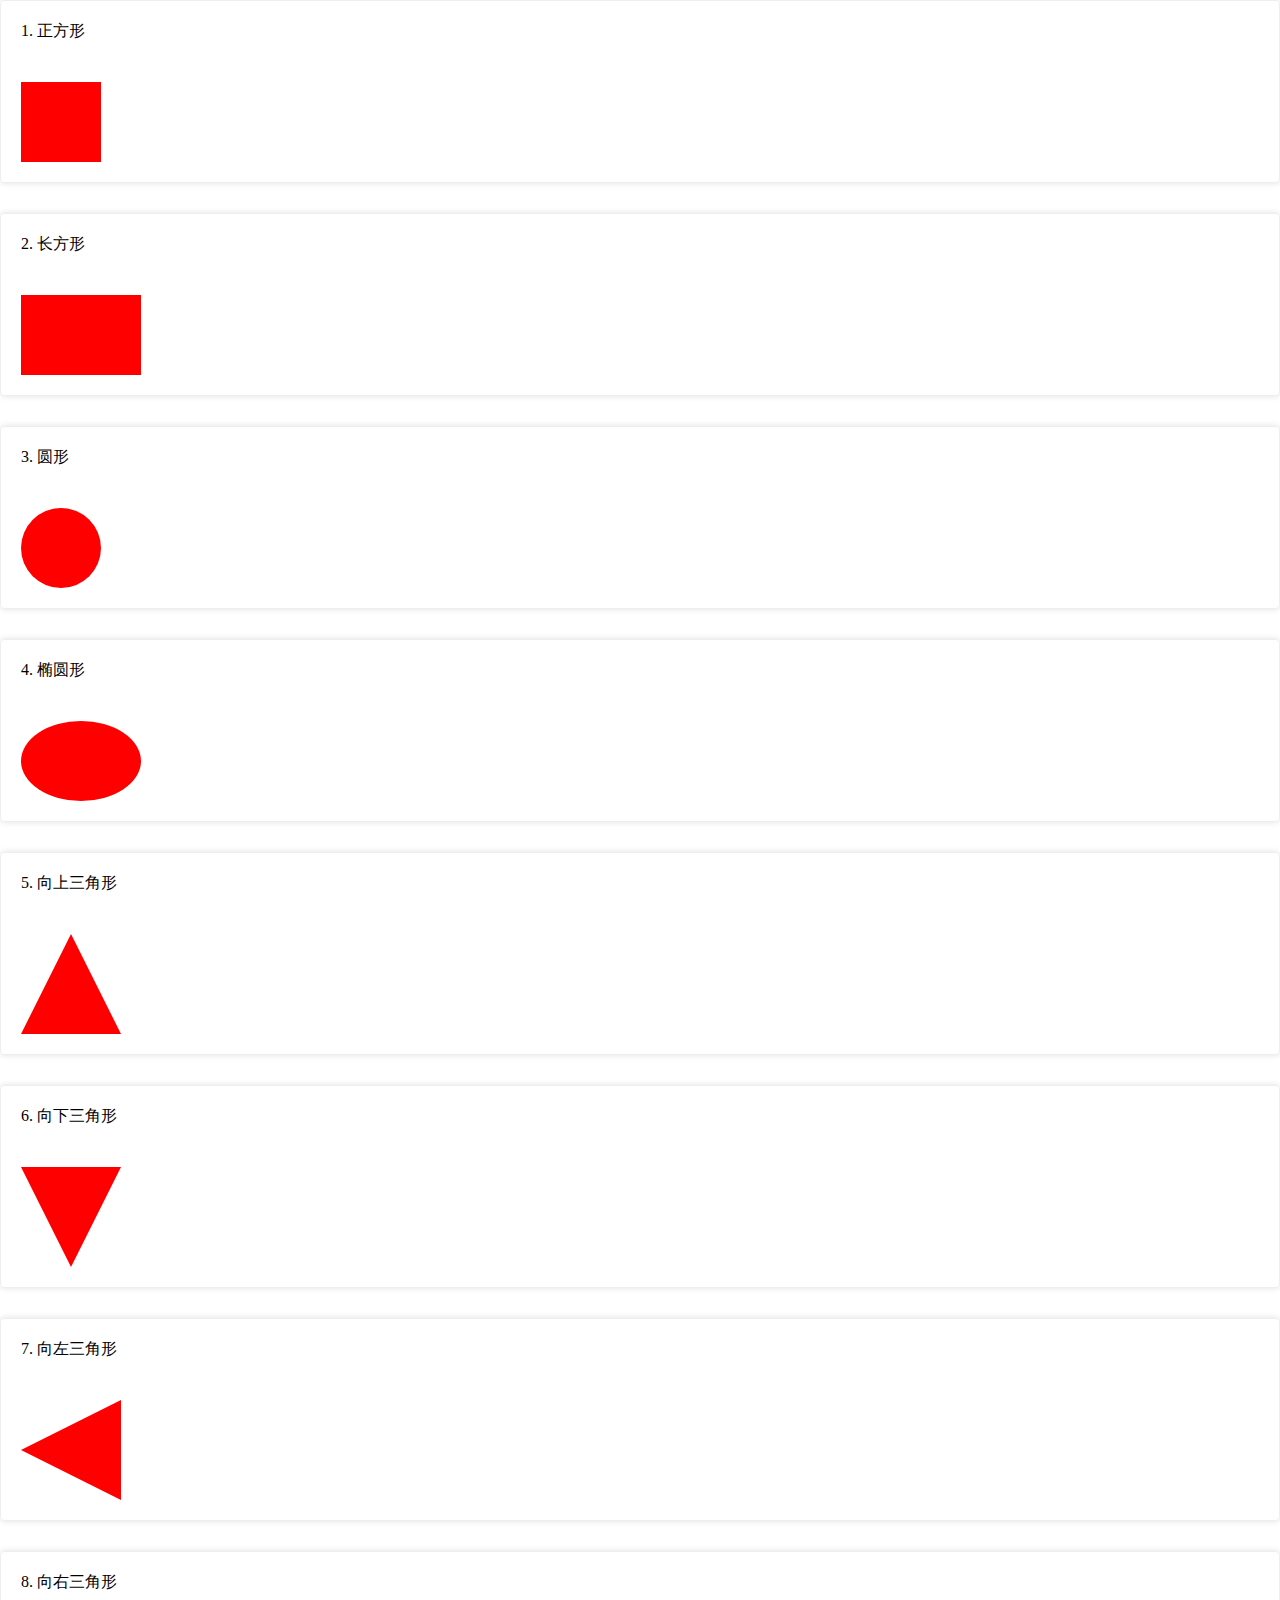
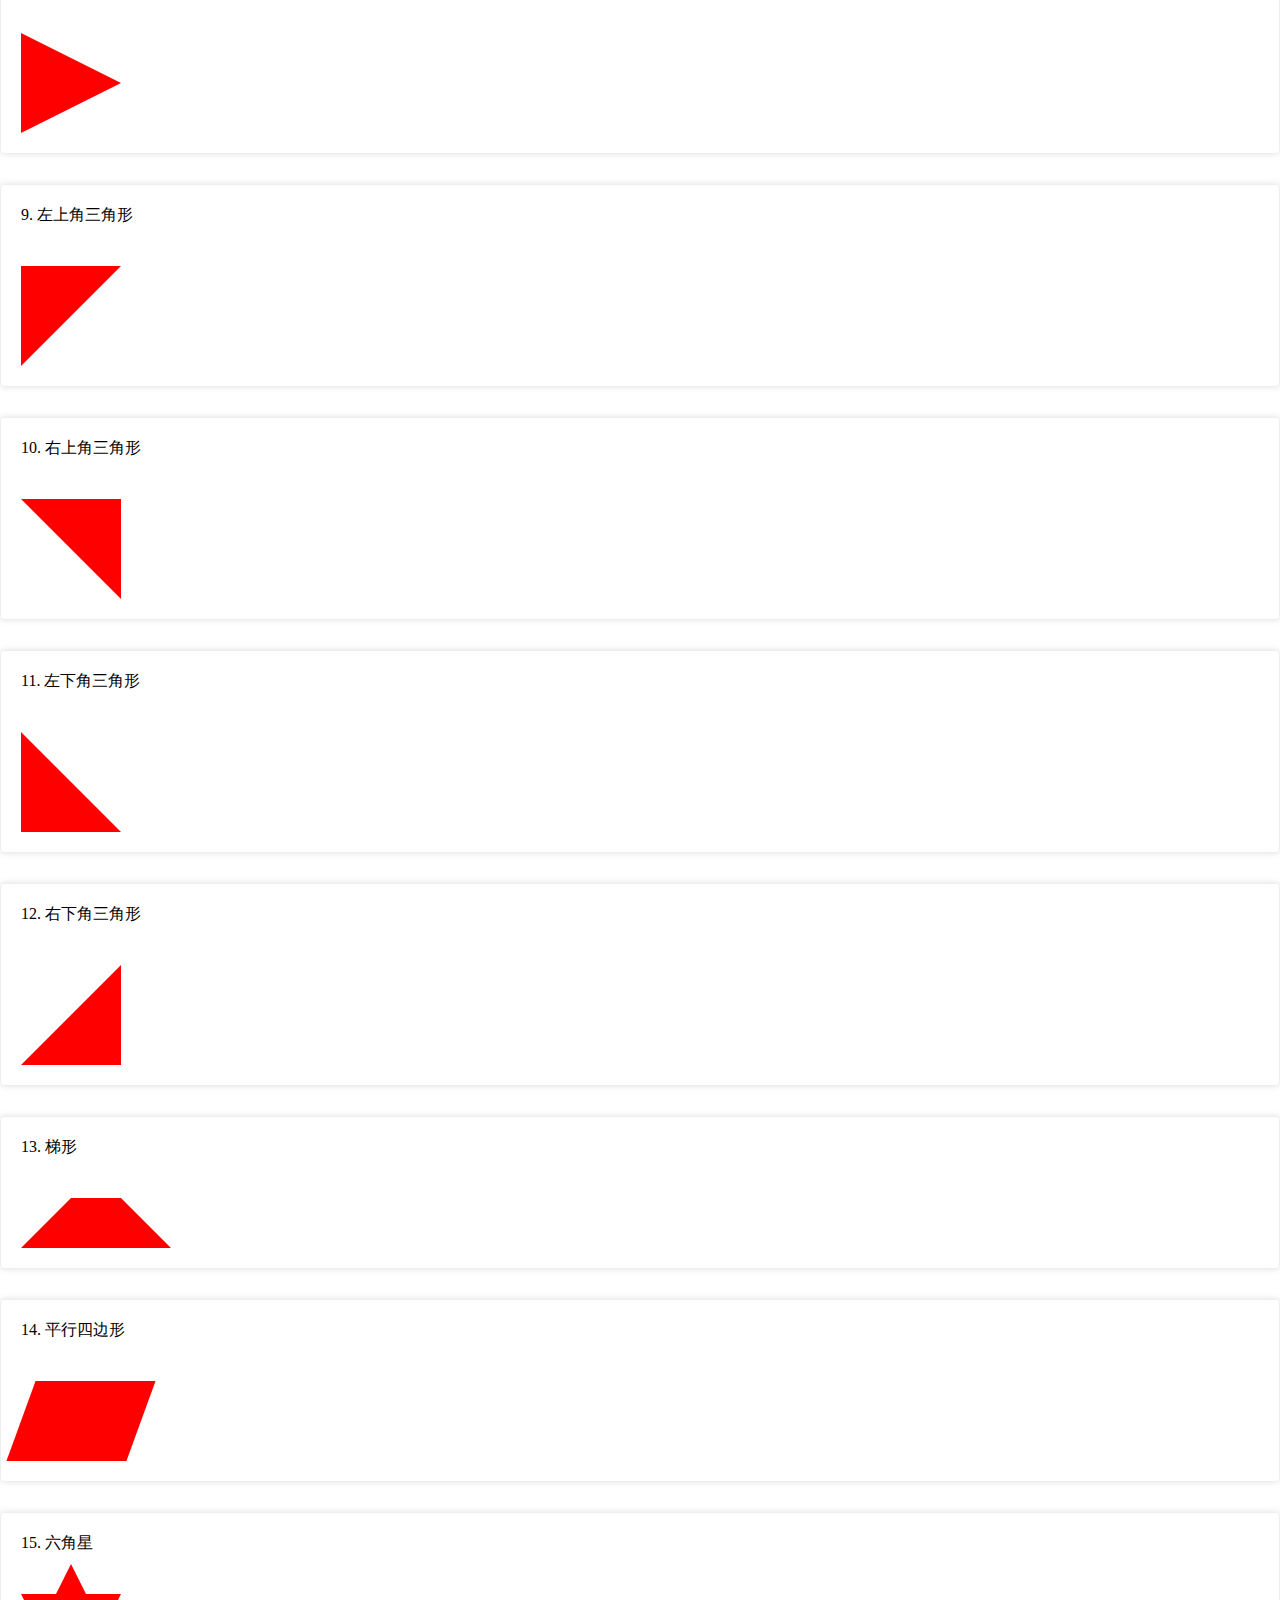
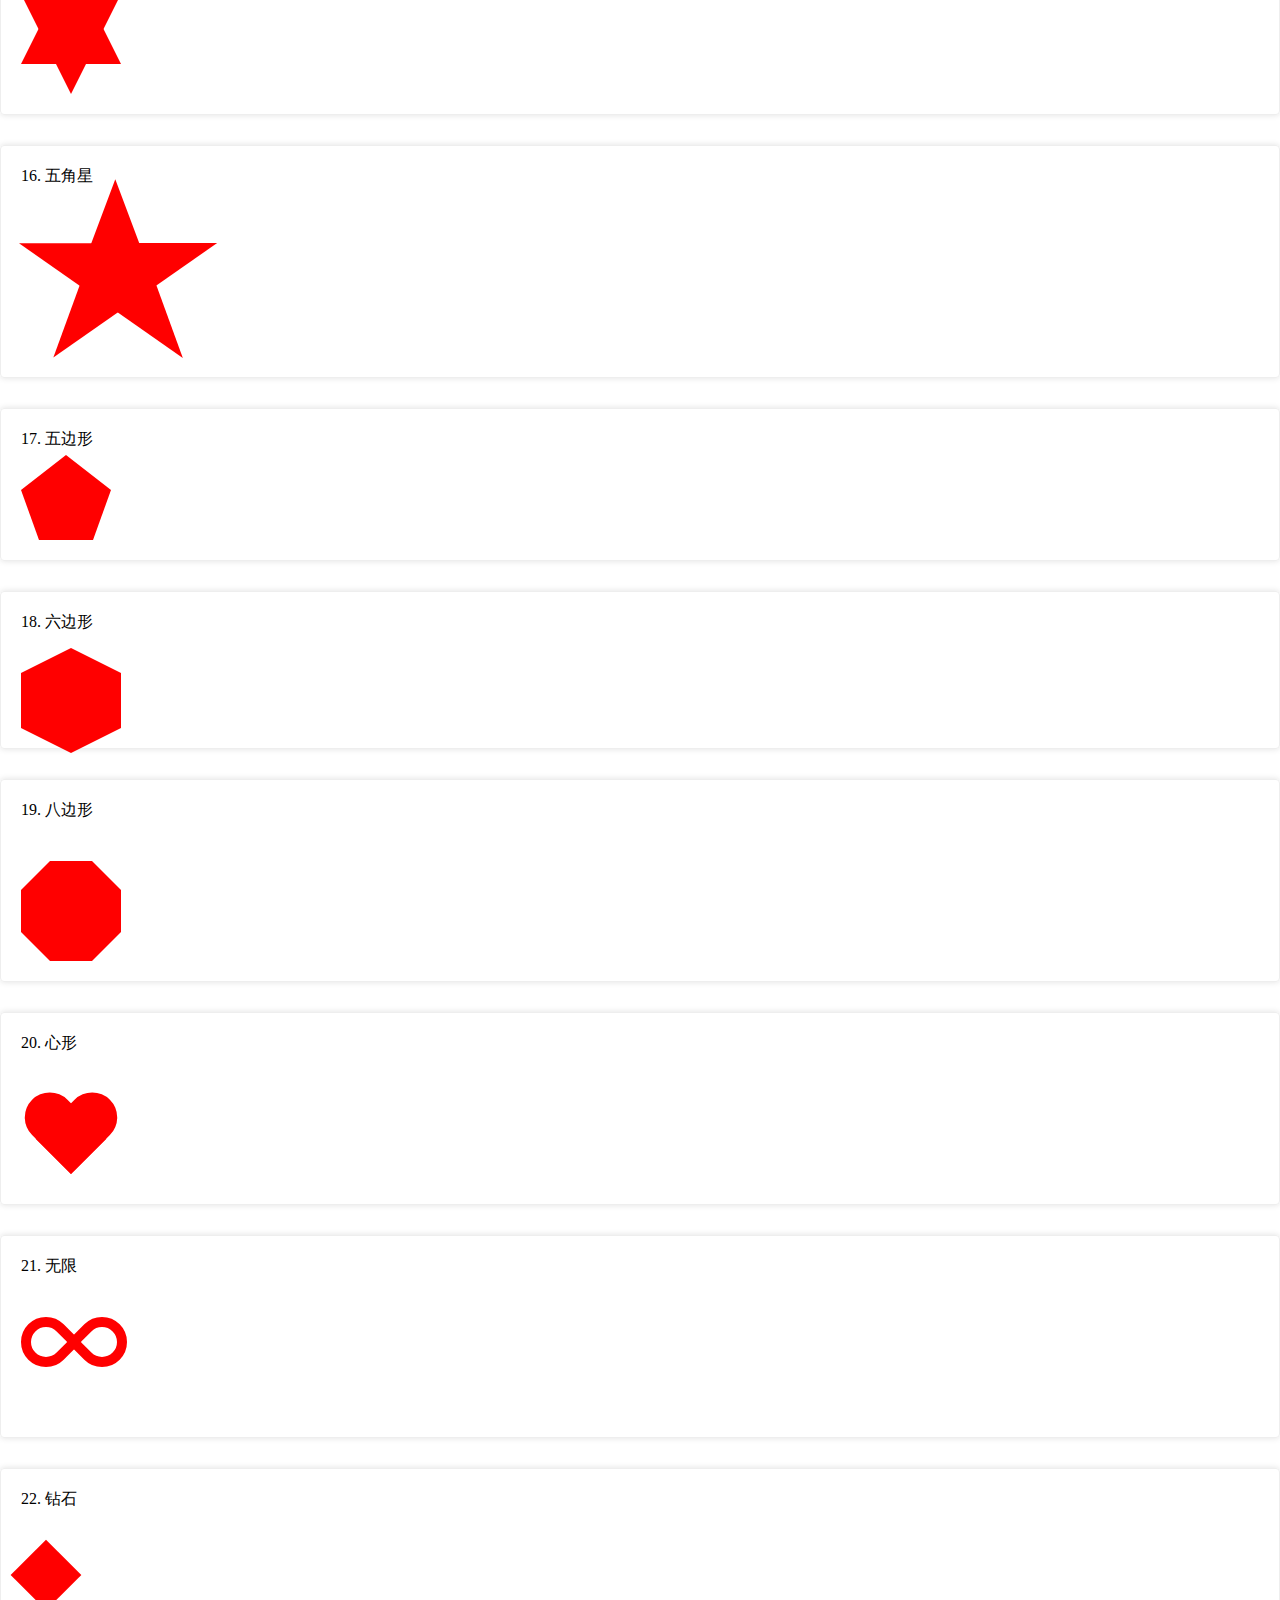
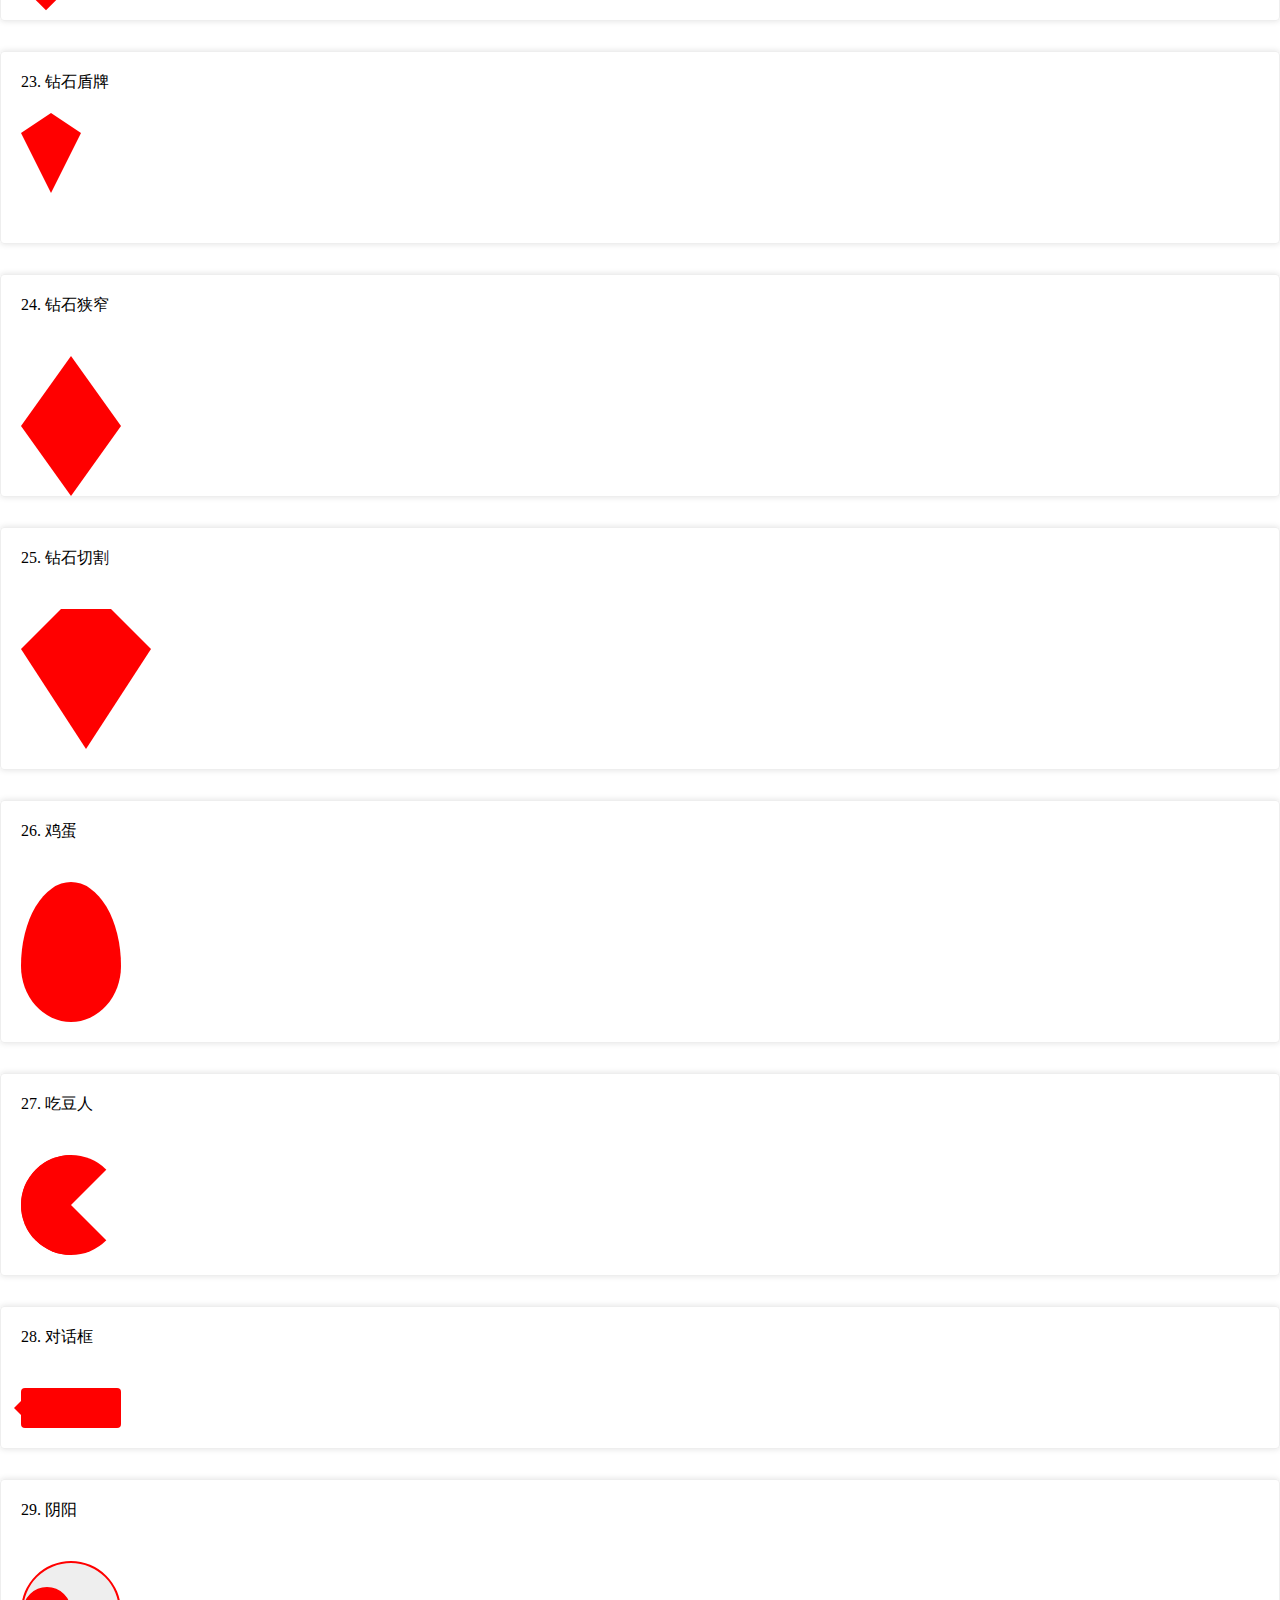
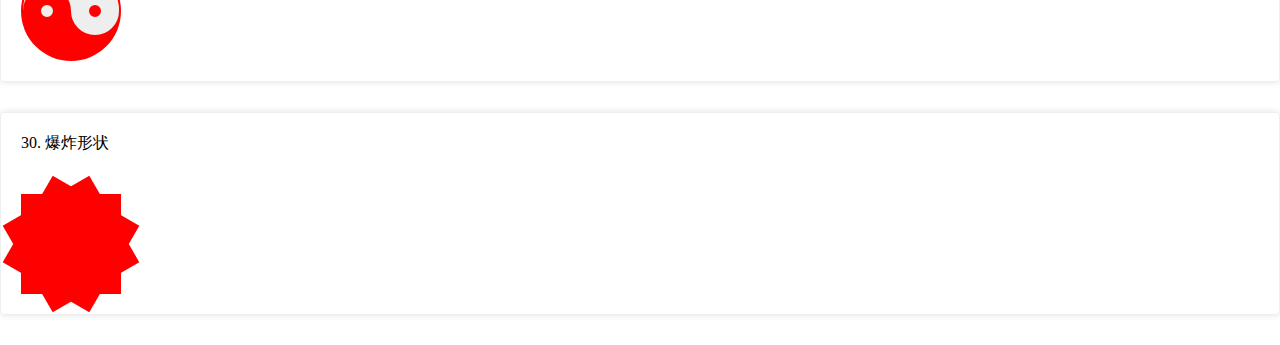
<file: geometry/index.html>
<!DOCTYPE html>
<html lang="en">
<head>
  <meta charset="UTF-8">
  <meta name="viewport" content="width=device-width, initial-scale=1.0">
  <title>normal-shapes</title>
  <link rel="stylesheet" type="text/css" href="../common/common.css">
  <link rel="stylesheet" type="text/css" href="index.css">
</head>
<body>
  <section>
    <h3>1. 正方形</h3>
    <div id="square"></div>
  </section>
  <section>
    <h3>2. 长方形</h3>
    <div id="rectangle"></div>
  </section>
  <section>
    <h3>3. 圆形</h3>
    <div id="circular"></div>
  </section>
  <section>
    <h3>4. 椭圆形</h3>
    <div id="oval"></div>
  </section>
  <section>
    <h3>5. 向上三角形</h3>
    <div id="triangle-up"></div>
  </section>
  <section>
    <h3>6. 向下三角形</h3>
    <div id="triangle-down"></div>
  </section>
  <section>
    <h3>7. 向左三角形</h3>
    <div id="triangle-left"></div>
  </section>
  <section>
    <h3>8. 向右三角形</h3>
    <div id="triangle-right"></div>
  </section>
  <section>
    <h3>9. 左上角三角形</h3>
    <div id="triangle-top-left"></div>
  </section>
  <section>
    <h3>10. 右上角三角形</h3>
    <div id="triangle-top-right"></div>
  </section>
  <section>
    <h3>11. 左下角三角形</h3>
    <div id="triangle-bottom-left"></div>
  </section>
  <section class="triangle-bottom-right">
    <h3>12. 右下角三角形</h3>
    <div id="triangle-bottom-right"></div>
  </section>
  <section>
    <h3>13. 梯形</h3>
    <div id="trapezoid"></div>
  </section>
  <section>
    <h3>14. 平行四边形</h3>
    <div id="parallelogram"></div>
  </section>
  <section>
    <h3>15. 六角星</h3>
    <div id="six-points"></div>
  </section>
  <section>
    <h3>16. 五角星</h3>
    <div id="five-points"></div>
  </section>
  <section>
    <h3>17. 五边形</h3>
    <div id="pentagon"></div>
  </section>
  <section>
    <h3>18. 六边形</h3>
    <div id="hexagon"></div>
  </section>
  <section>
    <h3>19. 八边形</h3>
    <div id="octagon"></div>
  </section>
  <section>
    <h3>20. 心形</h3>
    <div id="heart"></div>
  </section>
  <section>
    <h3>21. 无限</h3>
    <div id="infinity"></div>
  </section>
  <section>
    <h3>22. 钻石</h3>
    <div id="diamond-square"></div>
  </section>
  <section>
    <h3>23. 钻石盾牌</h3>
    <div id="diamond-shield"></div>
  </section>
  <section>
    <h3>24. 钻石狭窄</h3>
    <div id="diamond-narrow"></div>
  </section>
  <section>
    <h3>25. 钻石切割</h3>
    <div id="cut-diamond"></div>
  </section>
  <section>
    <h3>26. 鸡蛋</h3>
    <div id="egg"></div>
  </section>
  <section>
    <h3>27. 吃豆人</h3>
    <div id="pac-man"></div>
  </section>
  <section>
    <h3>28. 对话框</h3>
    <div id="talk-bubble"></div>
  </section>
  <section>
    <h3>29. 阴阳</h3>
    <div id="yin-yang"></div>
  </section>
  <section>
    <h3>30. 爆炸形状</h3>
    <div id="point-burst"></div>
  </section>
</body>
</html>
</file>
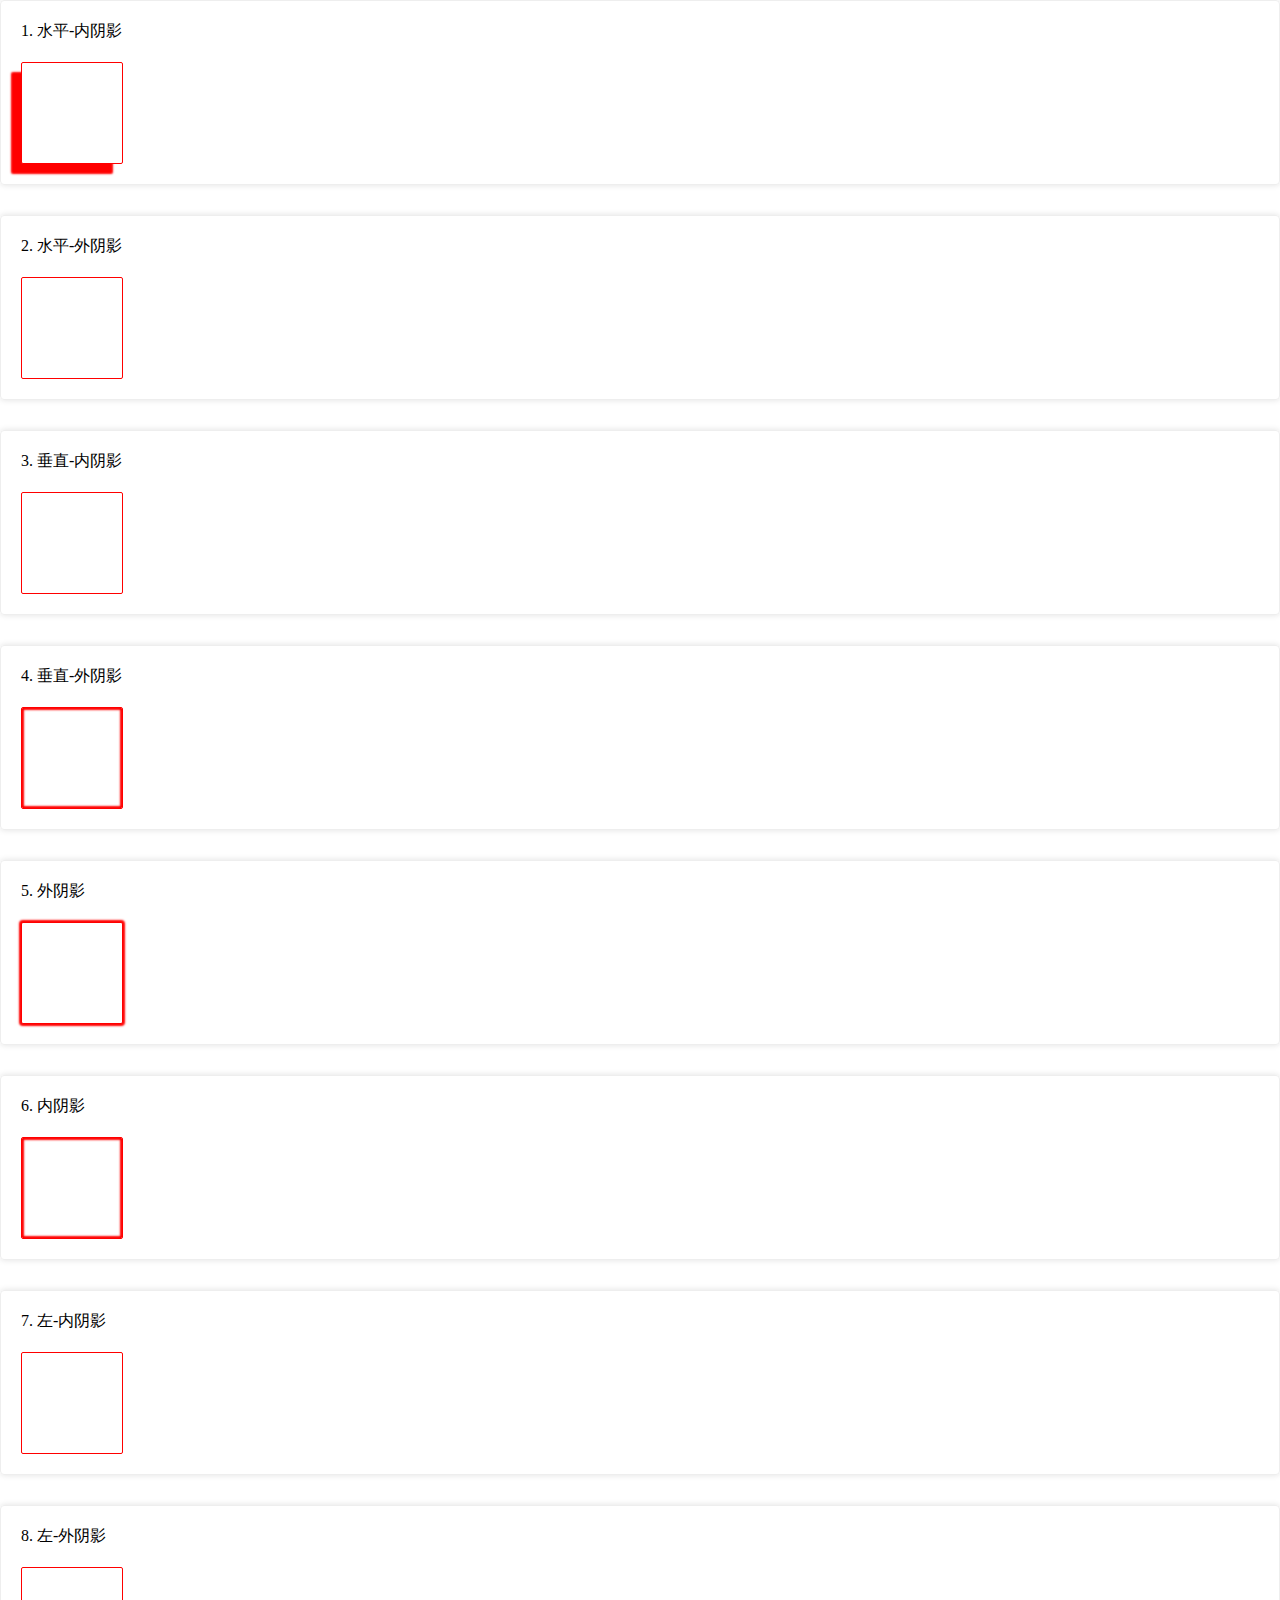
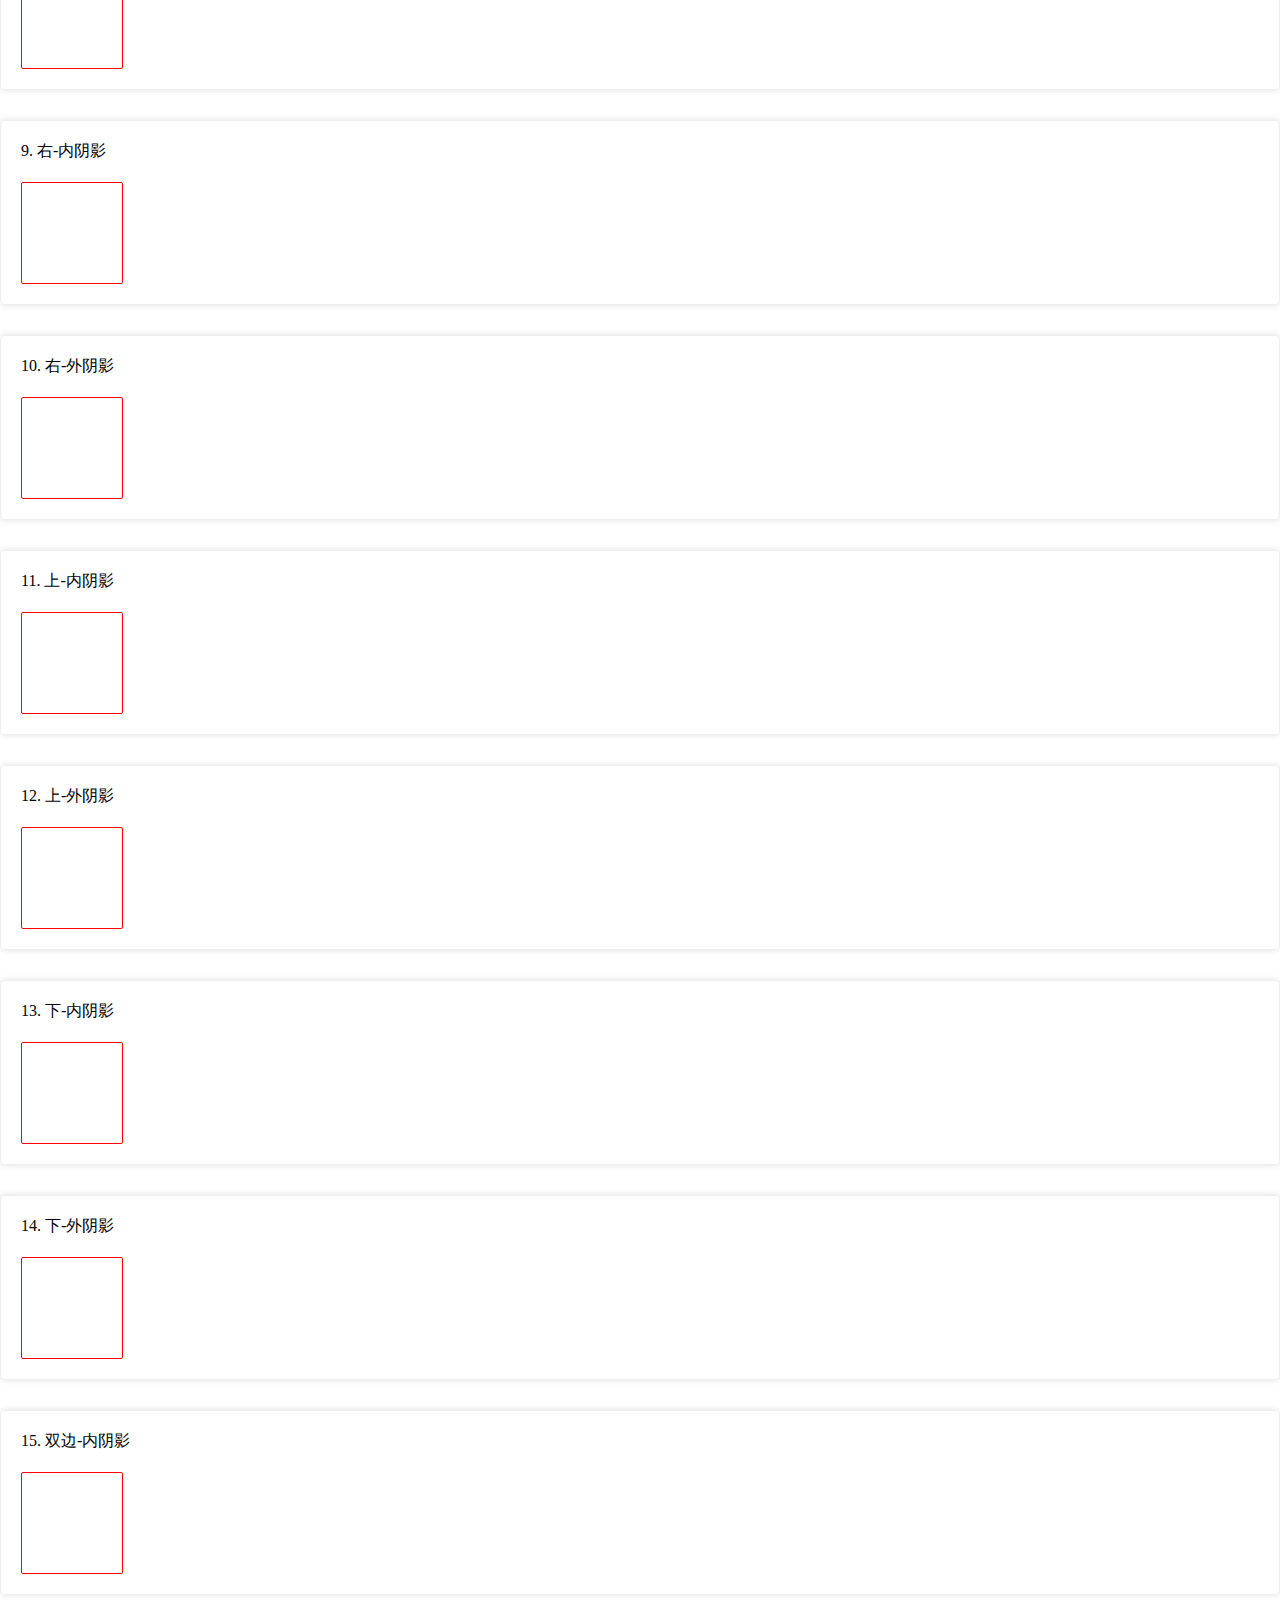
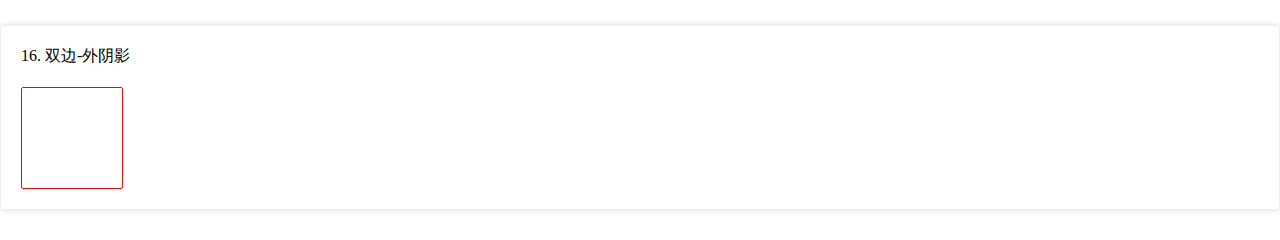
<file: shadow/index.html>
<!DOCTYPE html>
<html lang="en">
<head>
  <meta charset="UTF-8">
  <meta name="viewport" content="width=device-width, initial-scale=1.0">
  <title>normal-shapes</title>
  <link rel="stylesheet" type="text/css" href="../common/common.css">
  <link rel="stylesheet" type="text/css" href="index.css">
</head>
<body>
  <section>
    <h3>1. 水平-内阴影</h3>
    <div id="horiz-inside-shaodow"></div>
  </section>
  <section>
    <h3>2. 水平-外阴影</h3>
    <div id="horiz-outside-shaodow"></div>
  </section>
  <section>
    <h3>3. 垂直-内阴影</h3>
    <div id="vertical-inside-shaodow"></div>
  </section>
  <section>
    <h3>4. 垂直-外阴影</h3>
    <div id="vertical-outside-shaodow"></div>
  </section>
  <section>
    <h3>5. 外阴影</h3>
    <div id="outside-shaodow"></div>
  </section>
  <section>
    <h3>6. 内阴影</h3>
    <div id="inside-shaodow"></div>
  </section>
  <section>
    <h3>7. 左-内阴影</h3>
    <div id="left-inside-shaodow"></div>
  </section>
  <section>
    <h3>8. 左-外阴影</h3>
    <div id="left-outside-shaodow"></div>
  </section>
  <section>
    <h3>9. 右-内阴影</h3>
    <div id="right-inside-shaodow"></div>
  </section>
  <section>
    <h3>10. 右-外阴影</h3>
    <div id="right-outside-shaodow"></div>
  </section>
  <section>
    <h3>11. 上-内阴影</h3>
    <div id="top-inside-shaodow"></div>
  </section>
  <section>
    <h3>12. 上-外阴影</h3>
    <div id="top-outside-shaodow"></div>
  </section>
  <section>
    <h3>13. 下-内阴影</h3>
    <div id="bottom-inside-shaodow"></div>
  </section>
  <section>
    <h3>14. 下-外阴影</h3>
    <div id="bottom-outside-shaodow"></div>
  </section>
  <section>
    <h3>15. 双边-内阴影</h3>
    <div id="double-inside-shaodow"></div>
  </section>
  <section>
    <h3>16. 双边-外阴影</h3>
    <div id="double-outside-shaodow"></div>
  </section>
</body>
</html>
</file>
<file: common/common.css>
* {
  padding: 0;
  margin: 0;
  font-size: 14px;
}

h3 {
  font-size: 16px;
  font-weight: 500;
  margin-bottom: 40px;
}

section {
  margin-bottom: 30px;
  padding: 20px;
  border: 1px solid #eee;
  border-radius: 4px;
  box-shadow: 0 0 6px 0 rgba(0, 0, 0, 0.12);
}
</file>
<file: geometry/index.css>
/* 正方形 */
#square {
  width: 80px;
  height: 80px;
  background-color: red;
}

/* 长方形 */
#rectangle {
  width: 120px;
  height: 80px;
  background-color: red;
}

/* 圆形 */
#circular {
  width: 80px;
  height: 80px;
  border-radius: 50%;
  background-color: red;
}

/* 椭圆形 */
#oval {
  width: 120px;
  height: 80px;
  border-radius: 60px/40px;
  background-color: red;
}

/* 向上三角形 */
#triangle-up {
  width: 0;
  height: 0;
  border-left: 50px solid transparent;
  border-right: 50px solid transparent;
  border-bottom: 100px solid red;
}

/* 向下三角形 */
#triangle-down {
  width: 0;
  height: 0;
  border-left: 50px solid transparent;
  border-right: 50px solid transparent;
  border-top: 100px solid red;
}

/* 向左三角形 */
#triangle-left {
  width: 0;
  height: 0;
  border-top: 50px solid transparent;
  border-bottom: 50px solid transparent;
  border-right: 100px solid red;
}

/* 向右三角形 */
#triangle-right {
  width: 0;
  height: 0;
  border-top: 50px solid transparent;
  border-bottom: 50px solid transparent;
  border-left: 100px solid red;
}

/* 左上角三角形 */
#triangle-top-left {
  width: 0;
  height: 0;
  border-top: 100px solid red;
  border-right: 100px solid transparent;
}

/* 右上角三角形 */
#triangle-top-right {
  width: 0;
  height: 0;
  border-top: 100px solid red;
  border-left: 100px solid transparent;
}

/* 左下角三角形 */
#triangle-bottom-left {
  width: 0;
  height: 0;
  border-bottom: 100px solid red;
  border-right: 100px solid transparent;
}

/* 右下角三角形 */
#triangle-bottom-right {
  width: 0;
  height: 0;
  border-bottom: 100px solid red;
  border-left: 100px solid transparent;
}

/* 梯形 */
#trapezoid {
  width: 50px;
  height: 0;
  border-bottom: 50px solid red;
  border-left: 50px solid transparent;
  border-right: 50px solid transparent;
}

/* 平行四边形 */
#parallelogram {
  width: 120px;
  height: 80px;
  transform: skewX(-20deg);
  background-color: red;
}

/* 五角星 */
#five-points {
  margin: 50px 0;
  position: relative;
  display: block;
  color: red;
  width: 0px;
  height: 0px;
  border-right: 100px solid transparent;
  border-bottom: 70px solid red;
  border-left: 100px solid transparent;
  transform: rotate(35deg);
}

#five-points::before {
  border-bottom: 80px solid red;
  border-left: 30px solid transparent;
  border-right: 30px solid transparent;
  position: absolute;
  height: 0;
  width: 0;
  top: -45px;
  left: -65px;
  display: block;
  content: '';
  transform: rotate(-35deg);
}

#five-points::after {
  position: absolute;
  display: block;
  color: red;
  top: 3px;
  left: -105px;
  width: 0px;
  height: 0px;
  border-right: 100px solid transparent;
  border-bottom: 70px solid red;
  border-left: 100px solid transparent;
  transform: rotate(-70deg);
  content: '';
}

/* 六角星 */
#six-points {
  width: 0;
  height: 0;
  border-top: 100px solid red;
  border-left: 50px solid transparent;
  border-right: 50px solid transparent;
  position: relative;
}

#six-points::after {
  content: "";
  display: inline-block;
  width: 0;
  height: 0;
  border-bottom: 100px solid red;
  border-left: 50px solid transparent;
  border-right: 50px solid transparent;
  position: absolute;
  top: 0;
  left: -50px;
  top: -130px;
}

/* 五边形 */
#pentagon {
  position: relative;
  width: 54px;
  box-sizing: content-box;
  border-width: 50px 18px 0;
  border-style: solid;
  border-color: red transparent;
}

#pentagon::before {
  content: "";
  position: absolute;
  height: 0;
  width: 0;
  top: -85px;
  left: -18px;
  border-width: 0 45px 35px;
  border-style: solid;
  border-color: transparent transparent red;
}

/* 六边形 */
#hexagon {
  width: 100px;
  height: 55px;
  background: red;
  position: relative;
}

#hexagon::before {
  content: "";
  position: absolute;
  top: -25px;
  left: 0;
  width: 0;
  height: 0;
  border-left: 50px solid transparent;
  border-right: 50px solid transparent;
  border-bottom: 25px solid red;
}

#hexagon::after {
  content: "";
  position: absolute;
  bottom: -25px;
  left: 0;
  width: 0;
  height: 0;
  border-left: 50px solid transparent;
  border-right: 50px solid transparent;
  border-top: 25px solid red;
}

/* 八边形 */
#octagon {
  width: 100px;
  height: 100px;
  background: red;
  position: relative;
}

#octagon::before {
  content: "";
  width: 42px;
  height: 0;
  position: absolute;
  top: 0;
  left: 0;
  border-bottom: 29px solid red;
  border-left: 29px solid #ffffff;
  border-right: 29px solid #ffffff;
}

#octagon::after {
  content: "";
  width: 42px;
  height: 0;
  position: absolute;
  bottom: 0;
  left: 0;
  border-top: 29px solid red;
  border-left: 29px solid #ffffff;
  border-right: 29px solid #ffffff;
}

/* 心形 */
#heart {
  position: relative;
  width: 100px;
  height: 90px;
}

#heart:before,
#heart:after {
  position: absolute;
  content: "";
  left: 50px;
  top: 0;
  width: 50px;
  height: 80px;
  background: red;
  border-radius: 50px 50px 0 0;
  transform: rotate(-45deg);
  transform-origin: 0 100%;
}

#heart:after {
  left: 0;
  transform: rotate(45deg);
  transform-origin: 100% 100%;
}

/* 无限 */
#infinity {
  position: relative;
  width: 106px;
  height: 100px;
  box-sizing: content-box;
}

#infinity:before,
#infinity:after {
  content: "";
  display: block;
  width: 50px;
  height: 50px;
  box-sizing: border-box;
  border: 10px solid red;
  border-radius: 50% 50% 0 50%;
  transform: rotate(-45deg);
  position: absolute;
  top: 0;
  left: 0;
}

#infinity:after {
  transform: rotate(135deg);
  left: auto;
  right: 0;
}

/* 钻石 */
#diamond-square {
  width: 50px;
  height: 50px;
  background-color: red;
  transform: rotate(45deg);
}

/* 钻石盾牌 */
#diamond-shield {
  width: 0;
  height: 0;
  border: 30px solid transparent;
  border-top: 60px solid red;
  position: relative;
}

#diamond-shield::before {
  content: "";
  display: block;
  width: 0;
  height: 0;
  border: 30px solid transparent;
  border-bottom: 20px solid red;
  position: absolute;
  left: -30px;
  top: -110px;
}

/* 钻石狭窄*/
#diamond-narrow {
  width: 0;
  height: 0;
  border: 50px solid transparent;
  border-bottom: 70px solid red;
  position: relative;
  top: -50px;
}

#diamond-narrow::before {
  content: "";
  display: block;
  width: 0;
  height: 0;
  border: 50px solid transparent;
  border-top: 70px solid red;
  position: absolute;
  top: 70px;
  left: -50px;
}

/* 钻石切割 */
#cut-diamond {
  width: 50px;
  height: 0;
  border-bottom: 40px solid red;
  border-left: 40px solid transparent;
  border-right: 40px solid transparent;
  position: relative;
  margin-bottom: 100px;
}

#cut-diamond::before {
  content: "";
  width: 0;
  height: 0;
  display: block;
  border-top: 100px solid red;
  border-left: 65px solid transparent;
  border-right: 65px solid transparent;
  position: absolute;
  top: 40px;
  left: -40px;
}

/* 鸡蛋 */
#egg {
  display: block;
  width: 100px;
  height: 140px;
  background-color: red;
  border-radius: 50% 50% 50% 50% / 60% 60% 40% 40%;
}

/* 吃豆人 */
#pac-man {
  width: 0;
  height: 0;
  border: 50px solid red;
  border-right-color: transparent;
  border-radius: 50%;
}

/* 对话框 */
#talk-bubble {
  width: 100px;
  height: 40px;
  border-radius: 4px;
  background-color: red;
  position: relative;
}

#talk-bubble::before {
  content: "";
  display: block;
  width: 0;
  height: 0;
  border-right: 7px solid red;
  border-top: 7px solid transparent;
  border-bottom: 7px solid transparent;
  position: absolute;
  top: 13px;
  left: -7px;
}

/* 阴阳 */
#yin-yang {
  width: 96px;
  box-sizing: content-box;
  height: 48px;
  background: #eee;
  border-color: red;
  border-style: solid;
  border-width: 2px 2px 50px 2px;
  border-radius: 100%;
  position: relative;
}

#yin-yang::before {
  content: "";
  position: absolute;
  top: 50%;
  left: 0;
  background: #eee;
  border: 18px solid red;
  border-radius: 100%;
  width: 12px;
  height: 12px;
  box-sizing: content-box;
}

#yin-yang::after {
  content: "";
  position: absolute;
  top: 50%;
  left: 50%;
  background: red;
  border: 18px solid #eee;
  border-radius: 100%;
  width: 12px;
  height: 12px;
  box-sizing: content-box;
}

/* 爆炸形状 */
#point-burst {
  width: 100px;
  height: 100px;
  background-color: red;
  position: relative;
}

#point-burst::after,
#point-burst::before {
  content: "";
  display: inline-block;
  width: 100px;
  height: 100px;
  background-color: red;
  position: absolute;
  left: 0;
  top: 0;
}

#point-burst::after {
  transform: rotate(60deg);
}

#point-burst::before {
  transform: rotate(30deg);
}
</file>
<file: shadow/index.css>
div {
  display: block;
  width: 100px;
  height: 100px;
  background: #fff;
  border: 1px solid red;
  border-radius: 2px;
}

h3 {
  margin-bottom: 20px;
}

/* box-shadow: h-shadow v-shadow blur sspread color inset; */

/* 1. 水平-内阴影 */
#horiz-inside-shaodow {
  box-shadow: -10px 10px 2px red;
}

/* 2. 水平-外阴影 */
#vertical-outside-shaodow {
  box-shadow: inset 0 0 2px 2px red;
}

/* 3. 垂直-内阴影 */
#vertical-inside-shaodow {
  
}

/* 4. 垂直-外阴影 */
#vertical-outside-shaodow {
  
}

/* 5. 外阴影 */
#outside-shaodow {
  box-shadow: 0 0 2px 2px red;
}

/* 6. 内阴影 */
#inside-shaodow {
  box-shadow: inset 0 0 2px 2px red;
}

/* 7. 左-内阴影 */
#left-inside-shaodow {
  
}

/* 8. 左-外阴影 */
#left-outside-shaodow {
  
}

/* 9. 右-内阴影 */
#right-inside-shaodow {
  
}

/* 10. 右-外阴影 */
#right-outside-shaodow {
  
}

/* 11. 上-内阴影 */
#top-inside-shaodow {
  
}

/* 12. 上-外阴影 */
#top-outside-shaodow {
  
}

/* 13. 下-内阴影 */
#bottom-inside-shaodow {
  
}

/* 14. 下-外阴影 */
#bottom-outside-shaodow {
  
}

/* 15. 双边-内阴影 */
#double-inside-shaodow {
  
}

/* 16. 双边-外阴影 */
#double-outside-shaodow {
  
}
</file>
